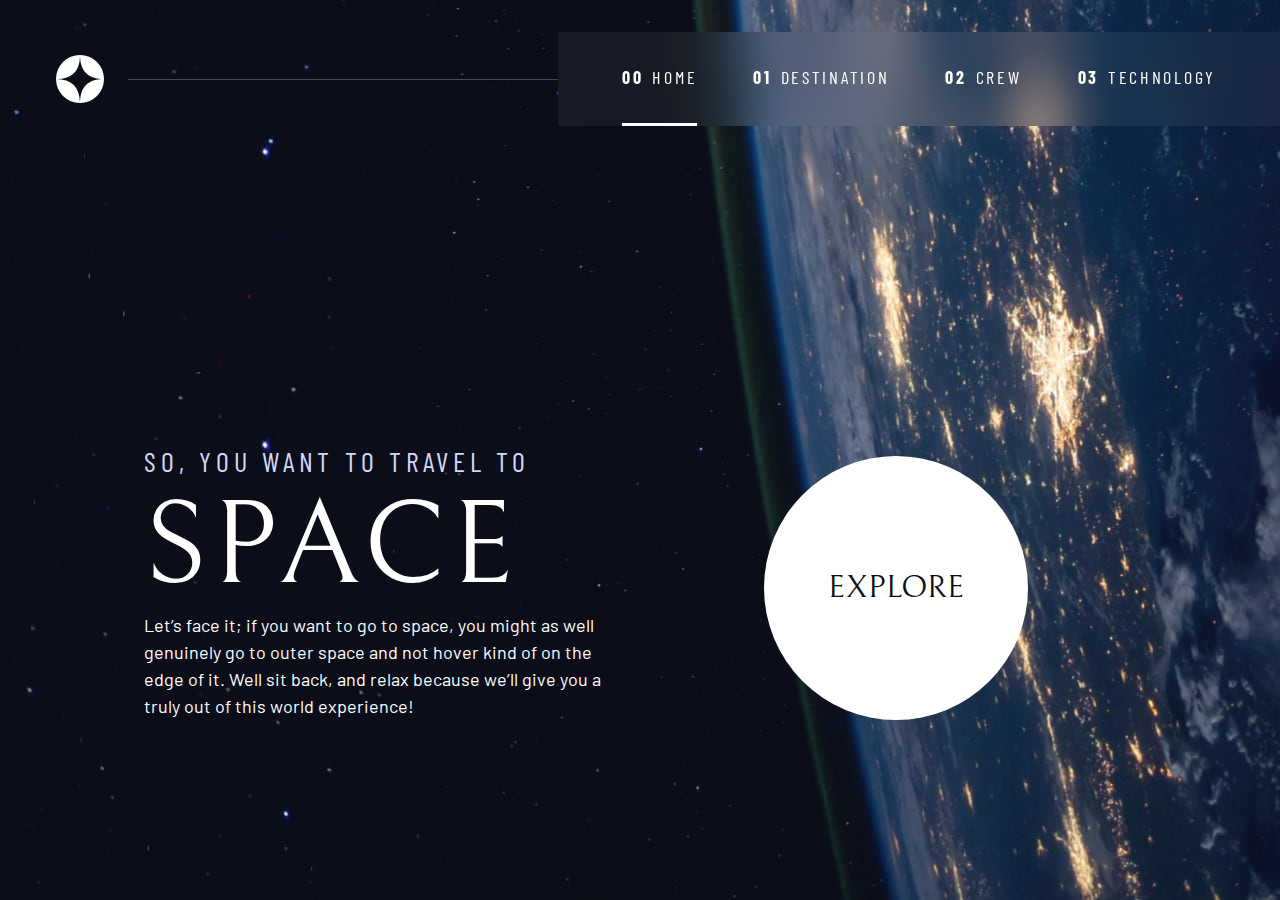
<file: index.html>
<!DOCTYPE html>
<html lang="en">
<head>
  <meta charset="UTF-8">
  <meta name="viewport" content="width=device-width, initial-scale=1.0">

  <link rel="icon" type="image/png" sizes="32x32" href="./assets/favicon-32x32.png">
  <!-- Google fonts -->
  <link rel="preconnect" href="https://fonts.googleapis.com">
  <link rel="preconnect" href="https://fonts.gstatic.com" crossorigin>
  <link href="https://fonts.googleapis.com/css2?family=Barlow+Condensed:wght@400;700&family=Bellefair&family=Barlow:wght@400;700&display=swap"
      rel="stylesheet">
      
  <link rel="stylesheet" href="style.css">

  <title>Space tourism website</title>

  <script src="script.js" defer></script>

</head>
<body class="home">
  <a class="skip-to-content" href="#main">Skip to content</a>
  <header class="primary-header flex">
    <div>
      <img src="./assets/shared/logo.svg" alt="space tourism logo" class="logo">
    </div>
    <button class="mobile-nav-toggle" aria-controls="primary-navigation"><span class="sr-only" aria-expanded="false">Menu</span></button>
    <nav>
        <ul id="primary-navigation" data-visible="false" class="primary-navigation underline-indicators flex">
            <li class="active"><a class="ff-sans-cond uppercase text-white letter-spacing-2" href="index.html"><span aria-hidden="true">00</span>Home</a>
            <li><a class="ff-sans-cond uppercase text-white letter-spacing-2" href="destination.html"><span aria-hidden="true">01</span>Destination</a> 
            <li><a class="ff-sans-cond uppercase text-white letter-spacing-2" href="crew.html"><span aria-hidden="true">02</span>Crew</a>
            <li><a class="ff-sans-cond uppercase text-white letter-spacing-2" href="technology.html"><span aria-hidden="true">03</span>Technology</a>
        </ul>
    </nav>
  </header>

  <main id="main" class="grid-container grid-container--home">
    <div>
      <h1 class="text-accent fs-500 ff-sans-cond uppercase letter-spacing-1">So, you want to travel to
      <span class="fs-900 ff-serif text-white d-block">Space</span></h1>
      <p>Let’s face it; if you want to go to space, you might as well genuinely go to 
      outer space and not hover kind of on the edge of it. Well sit back, and relax 
      because we’ll give you a truly out of this world experience! </p>
    </div>
    <div>
      <a href="destination.html" class="large-button uppercase ff-serif text-dark bg-white">Explore</a>
    </div>
  </main>

</body>
</html>
</file>
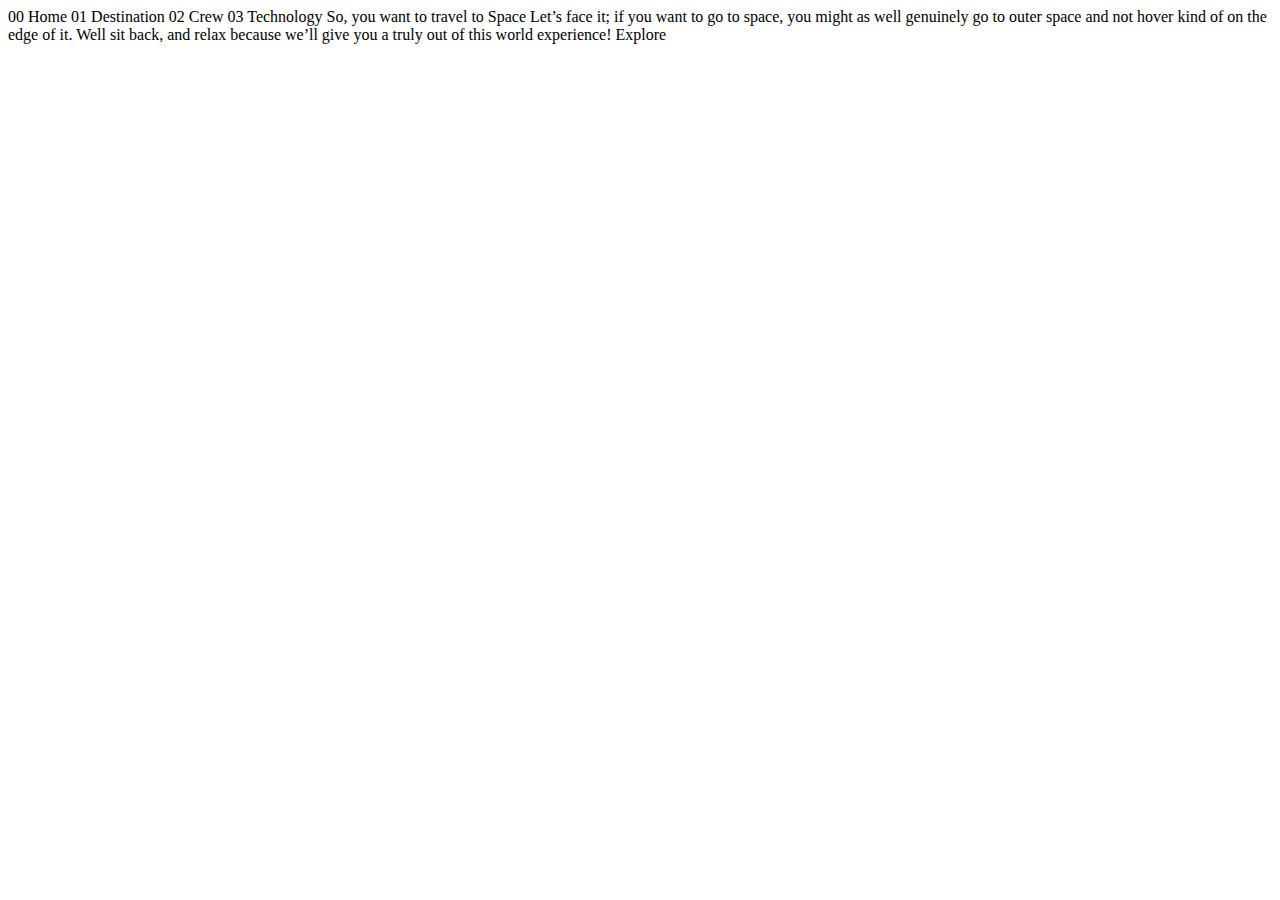
<file: starter-code/index.html>
<!DOCTYPE html>
<html lang="en">
<head>
  <meta charset="UTF-8">
  <meta name="viewport" content="width=device-width, initial-scale=1.0">

  <link rel="icon" type="image/png" sizes="32x32" href="./assets/favicon-32x32.png">
  
  <title>Frontend Mentor | Space tourism website</title>
</head>
<body>

  00 Home
  01 Destination
  02 Crew
  03 Technology

  So, you want to travel to
  Space
  Let’s face it; if you want to go to space, you might as well genuinely go to 
  outer space and not hover kind of on the edge of it. Well sit back, and relax 
  because we’ll give you a truly out of this world experience!

  Explore

</body>
</html>
</file>
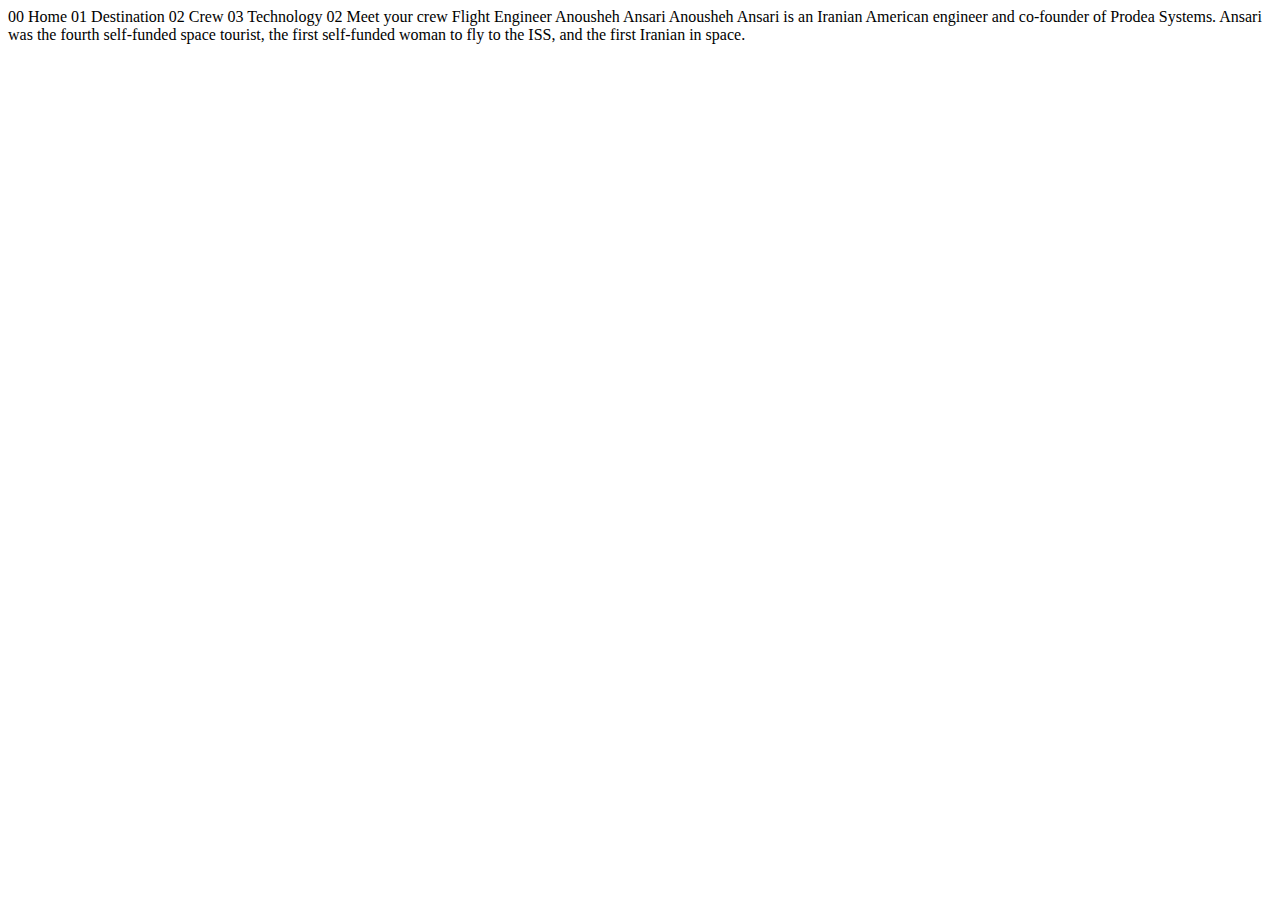
<file: crew-engineer.html>
<!DOCTYPE html>
<html lang="en">
<head>
  <meta charset="UTF-8">
  <meta name="viewport" content="width=device-width, initial-scale=1.0">

  <link rel="icon" type="image/png" sizes="32x32" href="./assets/favicon-32x32.png">
  
  <title>Frontend Mentor | Space tourism website</title>
</head>
<body>

  00 Home
  01 Destination
  02 Crew
  03 Technology

  02 Meet your crew

  Flight Engineer
  Anousheh Ansari

  Anousheh Ansari is an Iranian American engineer and co-founder of Prodea Systems. 
  Ansari was the fourth self-funded space tourist, the first self-funded woman to 
  fly to the ISS, and the first Iranian in space. 
</body>
</html>
</file>
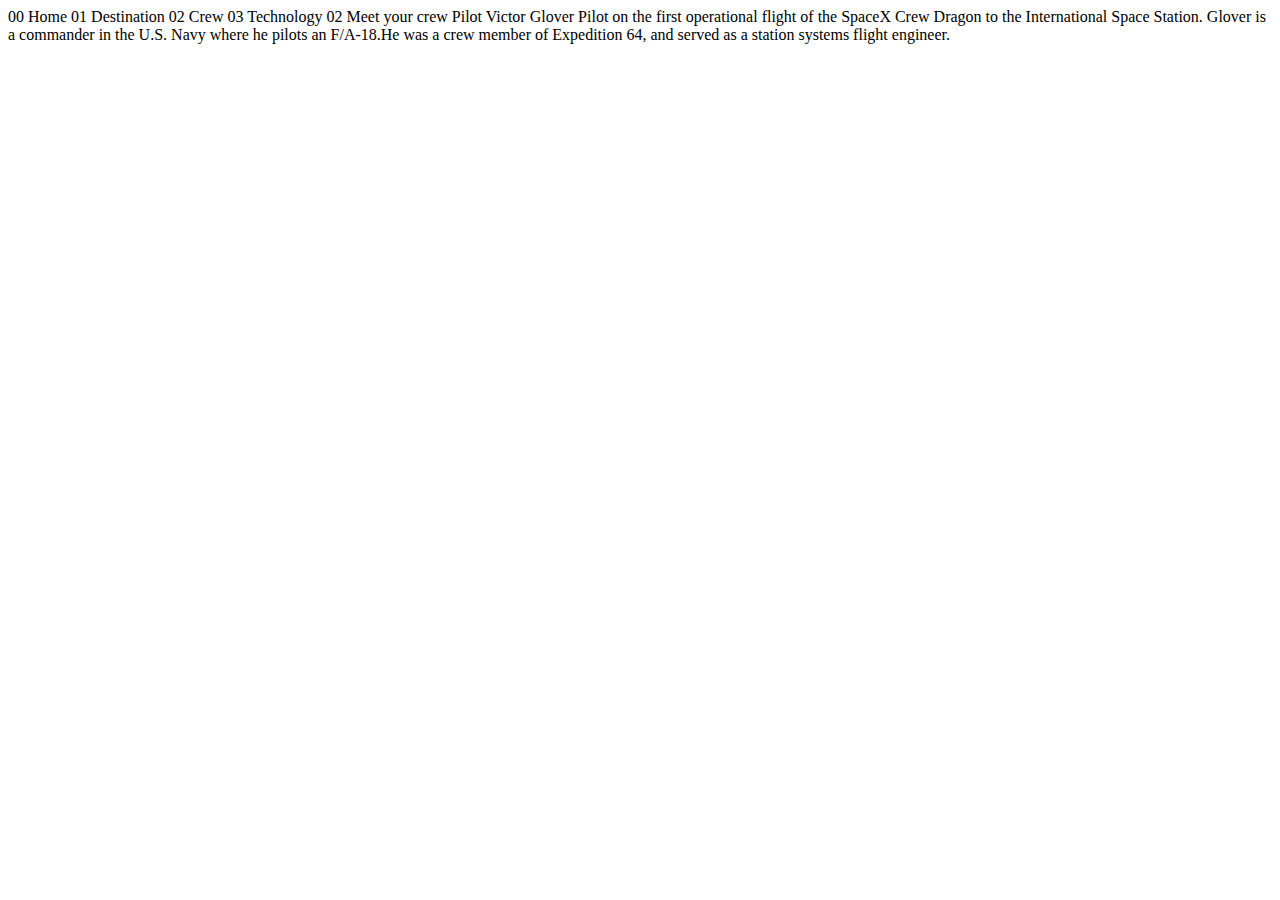
<file: crew-pilot.html>
<!DOCTYPE html>
<html lang="en">
<head>
  <meta charset="UTF-8">
  <meta name="viewport" content="width=device-width, initial-scale=1.0">

  <link rel="icon" type="image/png" sizes="32x32" href="./assets/favicon-32x32.png">
  
  <title>Frontend Mentor | Space tourism website</title>
</head>
<body>

  00 Home
  01 Destination
  02 Crew
  03 Technology

  02 Meet your crew

  Pilot
  Victor Glover

  Pilot on the first operational flight of the SpaceX Crew Dragon to the 
  International Space Station. Glover is a commander in the U.S. Navy where 
  he pilots an F/A-18.He was a crew member of Expedition 64, and served as a 
  station systems flight engineer. 
</body>
</html>
</file>
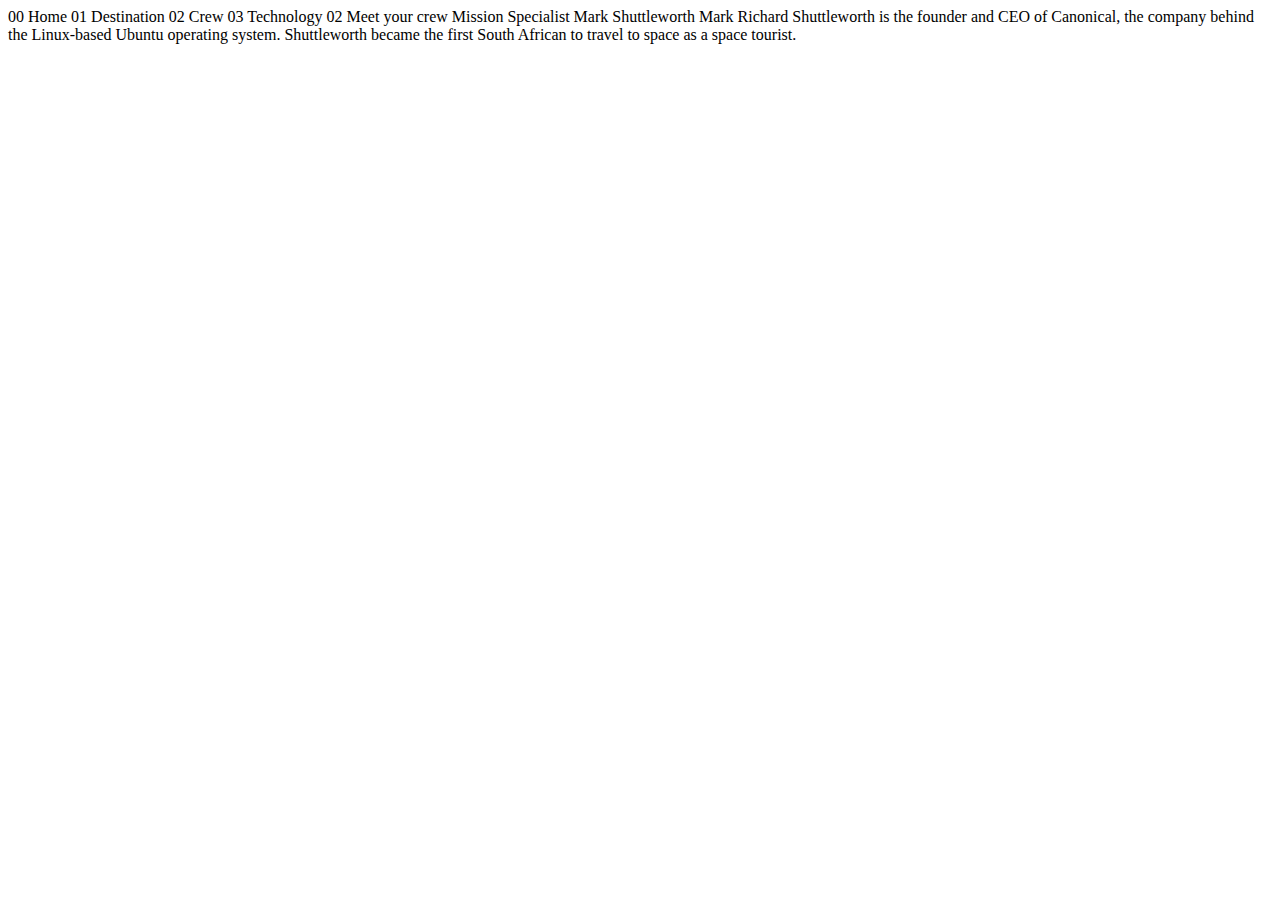
<file: crew-specialist.html>
<!DOCTYPE html>
<html lang="en">
<head>
  <meta charset="UTF-8">
  <meta name="viewport" content="width=device-width, initial-scale=1.0">

  <link rel="icon" type="image/png" sizes="32x32" href="./assets/favicon-32x32.png">
  
  <title>Frontend Mentor | Space tourism website</title>
</head>
<body>

  00 Home
  01 Destination
  02 Crew
  03 Technology

  02 Meet your crew

  Mission Specialist
  Mark Shuttleworth

  Mark Richard Shuttleworth is the founder and CEO of Canonical, the company behind 
  the Linux-based Ubuntu operating system. Shuttleworth became the first South 
  African to travel to space as a space tourist.
</body>
</html>
</file>
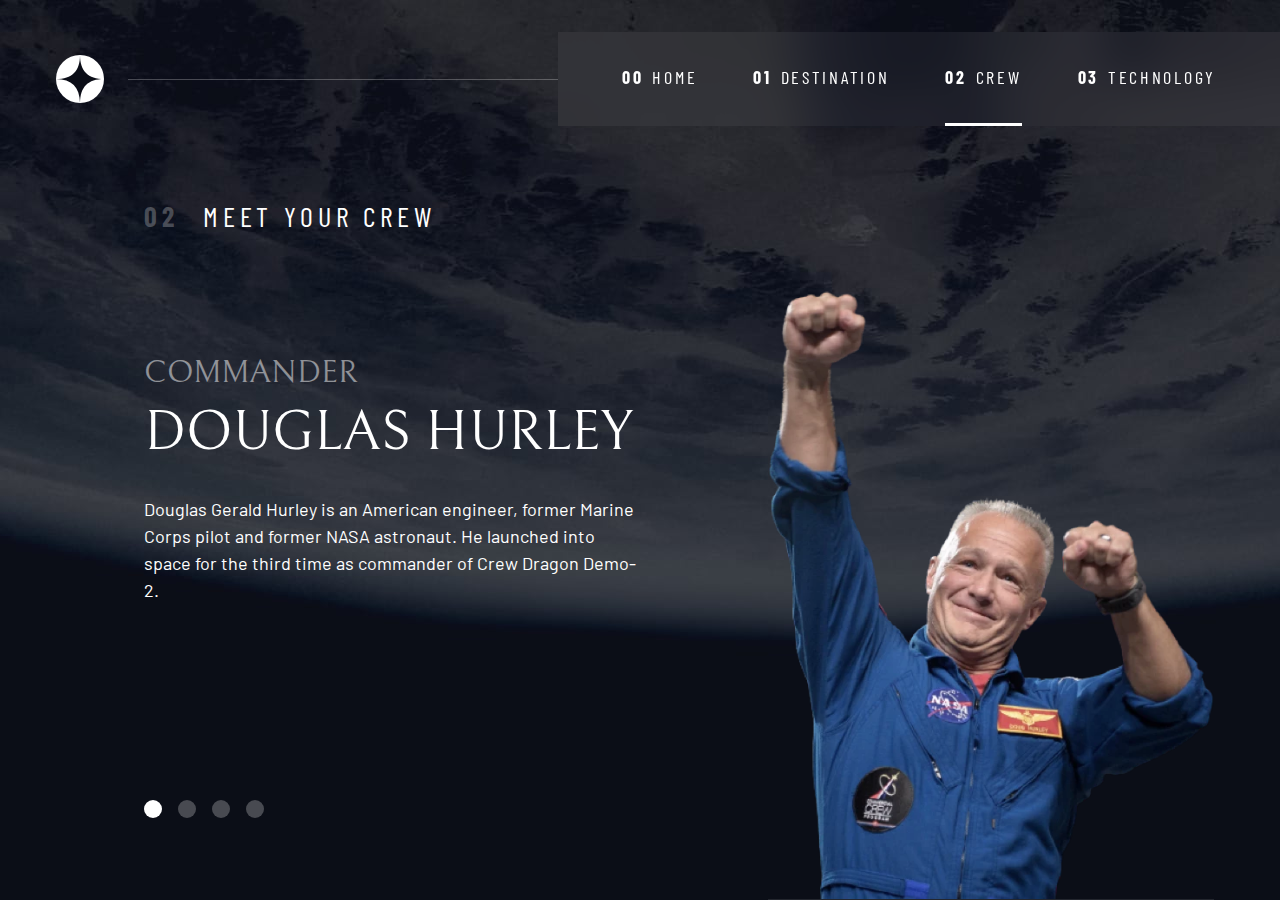
<file: crew.html>
<!DOCTYPE html>
<html lang="en">
<head>
  <meta charset="UTF-8">
  <meta name="viewport" content="width=device-width, initial-scale=1.0">

  <link rel="icon" type="image/png" sizes="32x32" href="./assets/favicon-32x32.png">
  <!-- Google fonts -->
  <link rel="preconnect" href="https://fonts.googleapis.com">
  <link rel="preconnect" href="https://fonts.gstatic.com" crossorigin>
  <link href="https://fonts.googleapis.com/css2?family=Barlow+Condensed:wght@400;700&family=Bellefair&family=Barlow:wght@400;700&display=swap"
      rel="stylesheet">
      
  <link rel="stylesheet" href="style.css">
  <title>Frontend Mentor | Space tourism website</title>
  <script src="script.js" defer></script>
  <script src="tabs.js" defer></script>

</head>

<body class="crew">
  <a class="skip-to-content" href="#main">Skip to content</a>
  <header class="primary-header flex">
    <div>
      <img src="./assets/shared/logo.svg" alt="space tourism logo" class="logo">
    </div>
    <button class="mobile-nav-toggle" aria-controls="primary-navigation"><span class="sr-only" aria-expanded="false">Menu</span></button>
    <nav> 
        <ul id="primary-navigation" data-visible="false" class="primary-navigation underline-indicators flex">
            <li><a class="ff-sans-cond uppercase text-white letter-spacing-2" href="index.html"><span aria-hidden="true">00</span>Home</a>
            <li><a class="ff-sans-cond uppercase text-white letter-spacing-2" href="destination.html"><span aria-hidden="true">01</span>Destination</a>
            <li  class="active"><a class="ff-sans-cond uppercase text-white letter-spacing-2" href="crew.html"><span aria-hidden="true">02</span>Crew</a>
            <li><a class="ff-sans-cond uppercase text-white letter-spacing-2" href="technology.html"><span aria-hidden="true">03</span>Technology</a>
        </ul>
    </nav>
  </header>
  
  <main id="main" class="grid-container grid-container--crew flow">
    <h1 class="numbered-title"><span aria-hidden="true">02</span> Meet your crew</h1>
    
    <div class="dot-indicators flex" role="tablist" aria-label="crew member list">
      <button aria-selected="true" aria-controls="commander-tab" role="tab" data-image="commander-image" tabindex="0"><span class="sr-only">The commander</span></button>
      <button aria-selected="false" aria-controls="mission-tab" role="tab" data-image="mission-image" tabindex="-1"><span class="sr-only">The mission specialist</span></button>
      <button aria-selected="false" aria-controls="pilot-tab" role="tab" data-image="pilot-image" tabindex="-1"><span class="sr-only">The pilot</span></button>
      <button aria-selected="false" aria-controls="crew-tab" role="tab" data-image="crew-image" tabindex="-1"><span class="sr-only">The crew engineer</span></button>
    </div>
    
    <!-- commander -->
    <article class="crew-details flow" id="commander-tab" role="tabpanel" tabindex="0">
      <header class="flow flow--space-small">
        <h2 class="fs-600 ff-serif uppercase">Commander</h2>
        <p class="fs-700 uppercase ff-serif">Douglas Hurley</p>
      </header>
      <p>Douglas Gerald Hurley is an American engineer, former Marine Corps pilot 
      and former NASA astronaut. He launched into space for the third time as 
      commander of Crew Dragon Demo-2.</p>
    </article> 
    
    <!-- mission specialist -->
    <article hidden class="crew-details flow" id="mission-tab" role="tabpanel" tabindex="0">
      <header class="flow flow--space-small">
        <h2 class="fs-600 ff-serif uppercase">Mission Specialist</h2>
        <p class="fs-700 uppercase ff-serif">Mark SHuttleworth</p>
      </header>
      <p>Mark Richard Shuttleworth is the founder and CEO of Canonical, the company behind
        the Linux-based Ubuntu operating system. Shuttleworth became the first South
        African to travel to space as a space tourist.</p>
    </article> 
    
    <!-- pilot -->
    <article hidden class="crew-details flow" id="pilot-tab" role="tabpanel" tabindex="0">
      <header class="flow flow--space-small">
        <h2 class="fs-600 ff-serif uppercase">Pilot</h2>
        <p class="fs-700 uppercase ff-serif">Victor Glover</p>
      </header>
      <p>Pilot on the first operational flight of the SpaceX Crew Dragon to the
        International Space Station. Glover is a commander in the U.S. Navy where
        he pilots an F/A-18.He was a crew member of Expedition 64, and served as a
        station systems flight engineer.</p>
    </article> 
    
    <!-- engineer -->
    <article hidden class="crew-details flow" id="crew-tab" role="tabpanel" tabindex="0">
      <header class="flow flow--space-small">
        <h2 class="fs-600 ff-serif uppercase">Flight Engineer</h2>
        <p class="fs-700 uppercase ff-serif">Anousheh Ansari</p>
      </header>
      <p>Anousheh Ansari is an Iranian American engineer and co-founder of Prodea Systems.
        Ansari was the fourth self-funded space tourist, the first self-funded woman to
        fly to the ISS, and the first Iranian in space.</p>
    </article> 
    
    
    <picture id="commander-image">
      <source srcset="assets/crew/image-douglas-hurley.webp" type="image/webp">
      <img src="assets/crew/image-douglas-hurley.png" alt="Douglas Hurley">
    </picture>
    <picture hidden id="mission-image">
      <source srcset="assets/crew/image-mark-shuttleworth.webp" type="image/webp">
      <img src="assets/crew/image-mark-shuttleworth.png" alt="Douglas Hurley">
    </picture>
    <picture hidden id="pilot-image">
      <source srcset="assets/crew/image-victor-glover.webp" type="image/webp">
      <img src="assets/crew/image-victor-glover.png" alt="Douglas Hurley">
    </picture>
    <picture hidden id="crew-image">
      <source srcset="assets/crew/image-anousheh-ansari.webp" type="image/webp">
      <img src="assets/crew/image-anousheh-ansari.png" alt="Douglas Hurley">
    </picture>
  </main>
</body>
</html>
</file>
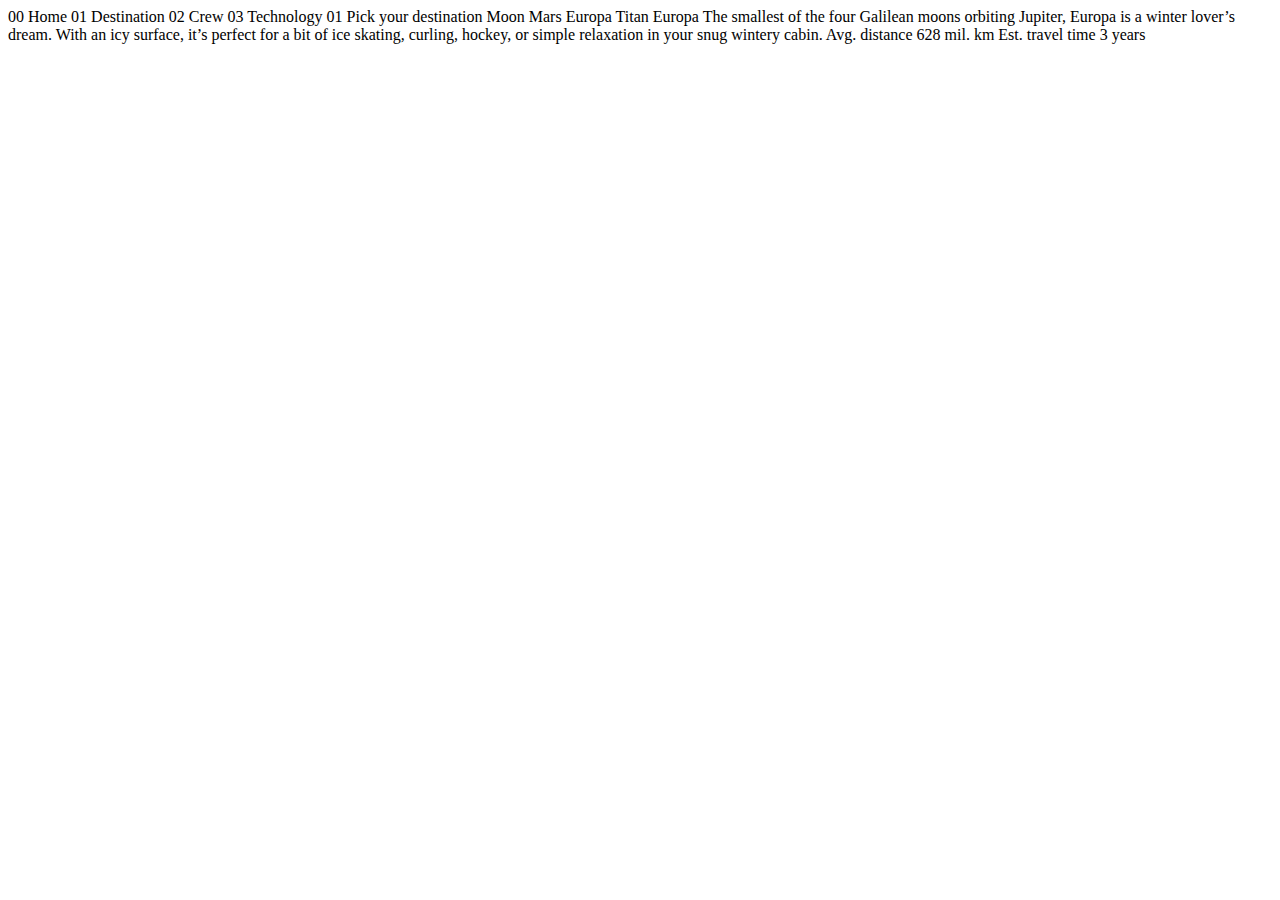
<file: destination-europa.html>
<!DOCTYPE html>
<html lang="en">
<head>
  <meta charset="UTF-8">
  <meta name="viewport" content="width=device-width, initial-scale=1.0">

  <link rel="icon" type="image/png" sizes="32x32" href="./assets/favicon-32x32.png">
  
  <title>Frontend Mentor | Space tourism website</title>
</head>
<body>

  00 Home
  01 Destination
  02 Crew
  03 Technology

  01 Pick your destination

  Moon
  Mars
  Europa
  Titan

  Europa

  The smallest of the four Galilean moons orbiting Jupiter, Europa is a 
  winter lover’s dream. With an icy surface, it’s perfect for a bit of 
  ice skating, curling, hockey, or simple relaxation in your snug 
  wintery cabin.

  Avg. distance
  628 mil. km

  Est. travel time
  3 years
</body>
</html>
</file>
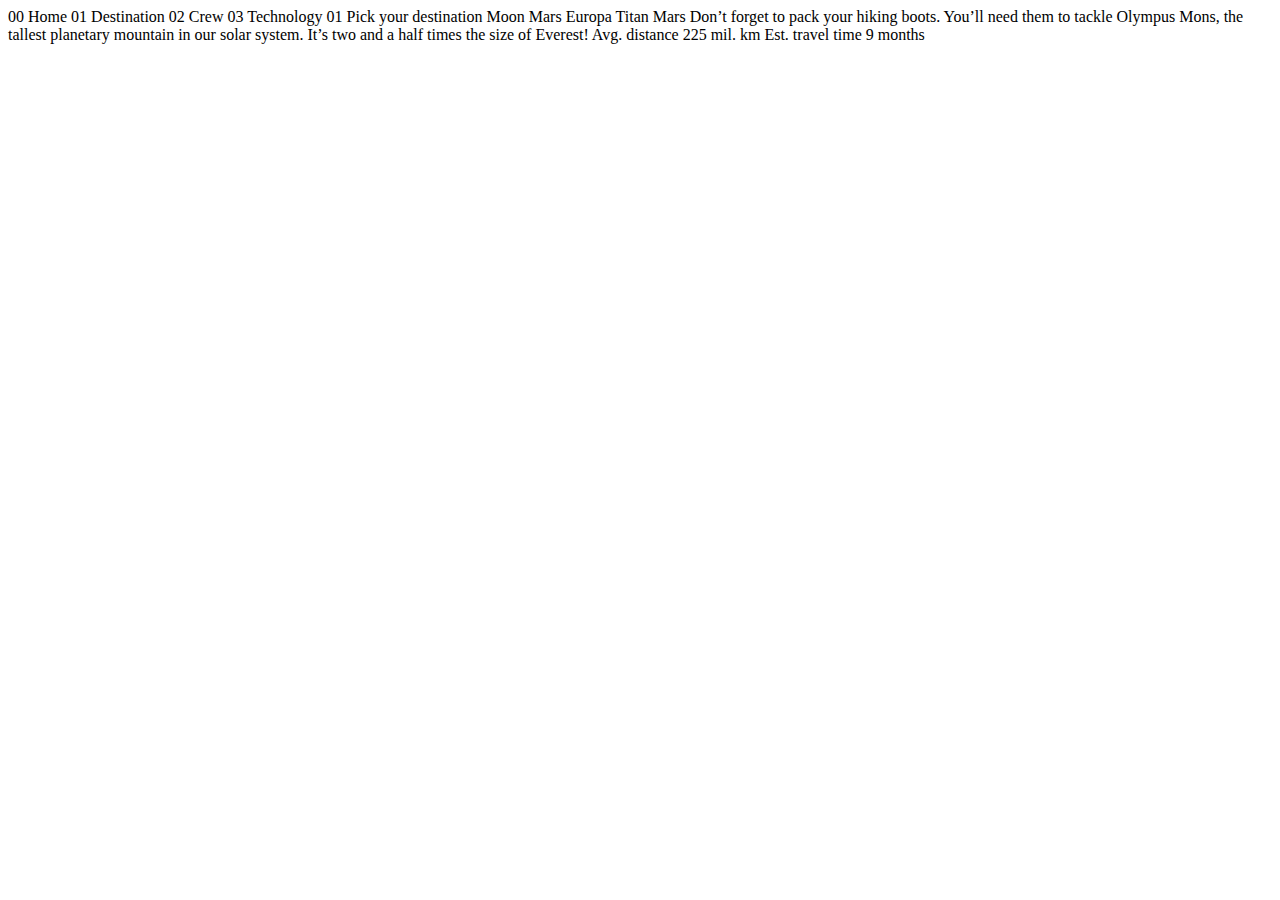
<file: destination-mars.html>
<!DOCTYPE html>
<html lang="en">
<head>
  <meta charset="UTF-8">
  <meta name="viewport" content="width=device-width, initial-scale=1.0">

  <link rel="icon" type="image/png" sizes="32x32" href="./assets/favicon-32x32.png">
  
  <title>Frontend Mentor | Space tourism website</title>
</head>
<body>

  00 Home
  01 Destination
  02 Crew
  03 Technology

  01 Pick your destination

  Moon
  Mars
  Europa
  Titan

  Mars

  Don’t forget to pack your hiking boots. You’ll need them to tackle Olympus Mons, 
  the tallest planetary mountain in our solar system. It’s two and a half times 
  the size of Everest!

  Avg. distance
  225 mil. km

  Est. travel time
  9 months
</body>
</html>
</file>
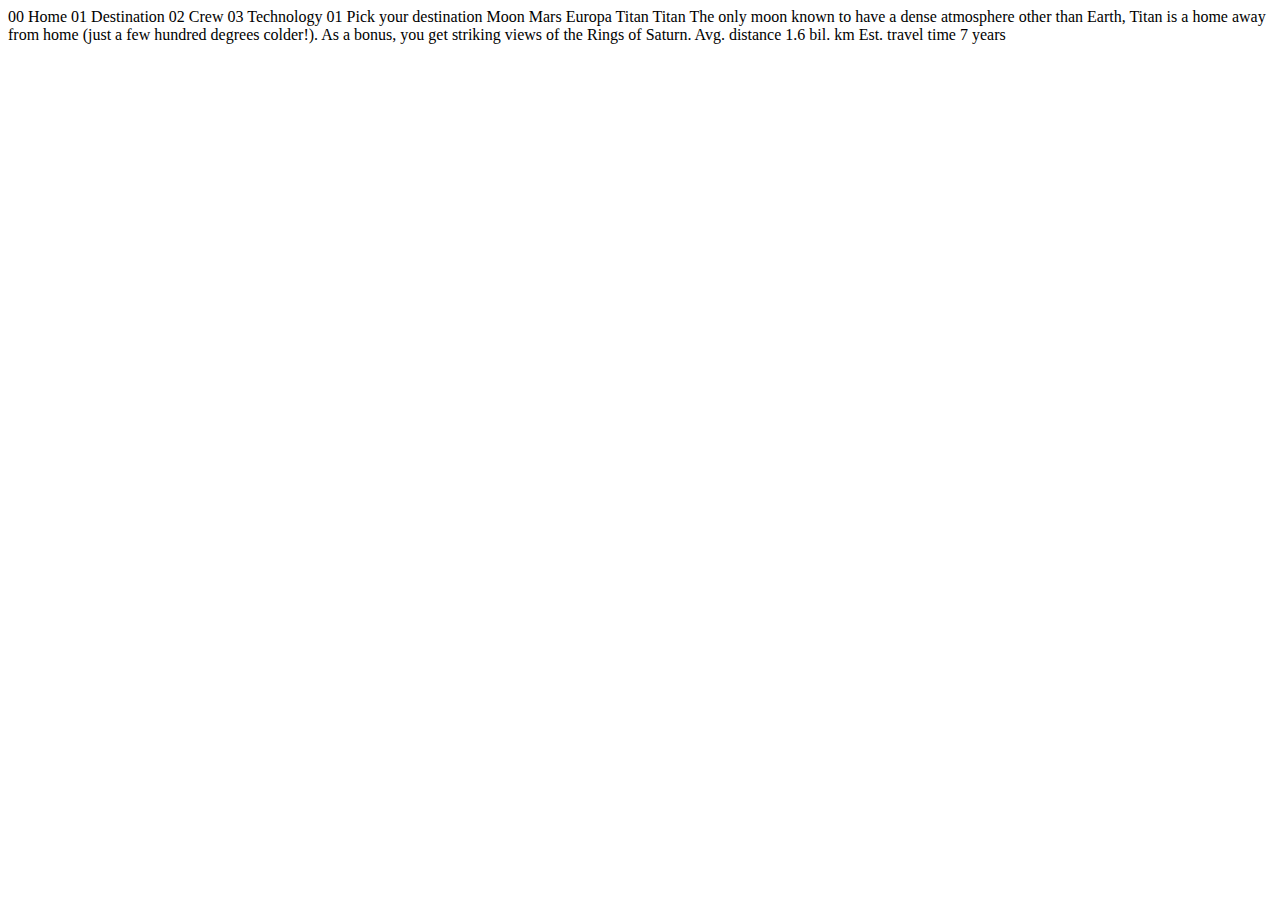
<file: destination-titan.html>
<!DOCTYPE html>
<html lang="en">
<head>
  <meta charset="UTF-8">
  <meta name="viewport" content="width=device-width, initial-scale=1.0">

  <link rel="icon" type="image/png" sizes="32x32" href="./assets/favicon-32x32.png">
  
  <title>Frontend Mentor | Space tourism website</title>
</head>
<body>

  00 Home
  01 Destination
  02 Crew
  03 Technology

  01 Pick your destination

  Moon
  Mars
  Europa
  Titan

  Titan

  The only moon known to have a dense atmosphere other than Earth, Titan 
  is a home away from home (just a few hundred degrees colder!). As a 
  bonus, you get striking views of the Rings of Saturn.

  Avg. distance
  1.6 bil. km

  Est. travel time
  7 years
</body>
</html>
</file>
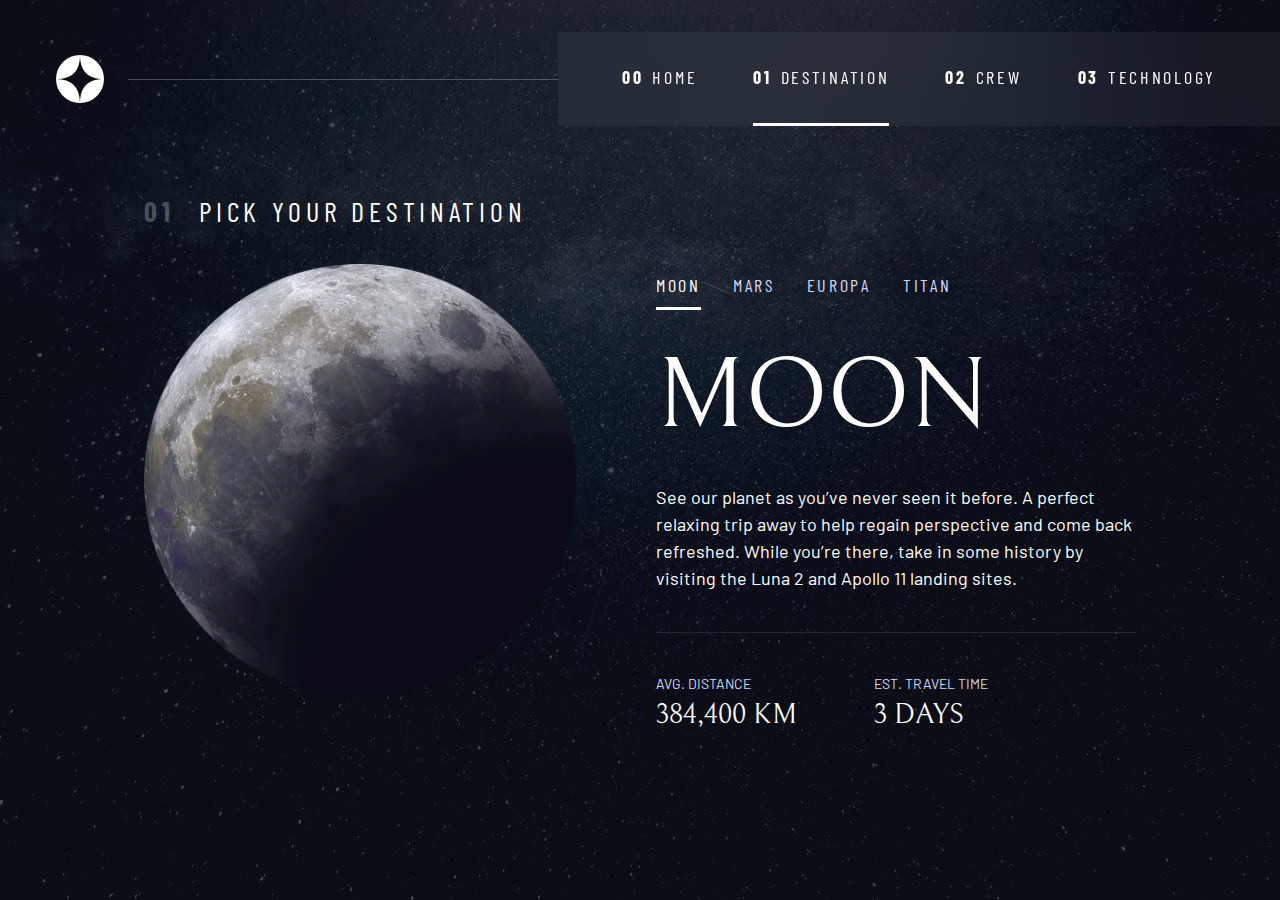
<file: destination.html>
<!DOCTYPE html>
<html lang="en">
<head>
  <meta charset="UTF-8">
  <meta name="viewport" content="width=device-width, initial-scale=1.0">

  <link rel="icon" type="image/png" sizes="32x32" href="./assets/favicon-32x32.png">
  <!-- Google fonts -->
  <link rel="preconnect" href="https://fonts.googleapis.com">
  <link rel="preconnect" href="https://fonts.gstatic.com" crossorigin>
  <link href="https://fonts.googleapis.com/css2?family=Barlow+Condensed:wght@400;700&family=Bellefair&family=Barlow:wght@400;700&display=swap"
      rel="stylesheet">
      
  <link rel="stylesheet" href="style.css">
  <title>Frontend Mentor | Space tourism website</title>
  <script src="script.js" defer></script>
  <script src="tabs.js" defer></script>
</head>

<body class="destination">
  <a class="skip-to-content" href="#main">Skip to content</a>
  <header class="primary-header flex">
    <div>
      <img src="./assets/shared/logo.svg" alt="space tourism logo" class="logo">
    </div>
    <button class="mobile-nav-toggle" aria-controls="primary-navigation"><span class="sr-only" aria-expanded="false">Menu</span></button>
    <nav>
        <ul id="primary-navigation" data-visible="false" class="primary-navigation underline-indicators flex">
            <li><a class="ff-sans-cond uppercase text-white letter-spacing-2" href="index.html"><span aria-hidden="true">00</span>Home</a>
            <li  class="active"><a class="ff-sans-cond uppercase text-white letter-spacing-2" href="destination.html"><span aria-hidden="true">01</span>Destination</a>
            <li><a class="ff-sans-cond uppercase text-white letter-spacing-2" href="crew.html"><span aria-hidden="true">02</span>Crew</a>
            <li><a class="ff-sans-cond uppercase text-white letter-spacing-2" href="technology.html"><span aria-hidden="true">03</span>Technology</a>
        </ul>
    </nav>
  </header>
  
  <main id="main" class="grid-container grid-container--destination flow">
    <h1 class="numbered-title"><span aria-hidden="true">01</span> Pick your destination</h1>
    
    <picture id="moon-image">
      <source srcset="assets/destination/image-moon.webp" type="image/webp">
      <img src="assets/destination/image-moon.png" alt="the moon">
    </picture>
    <picture hidden id="mars-image">
      <source srcset="assets/destination/image-mars.webp" type="image/webp">
      <img src="assets/destination/image-mars.png" alt="the planet mars">
    </picture>
    <picture hidden id="europa-image">
      <source srcset="assets/destination/image-europa.webp" type="image/webp">
      <img src="assets/destination/image-europa.png" alt="the planet europa">
    </picture>
    <picture hidden id="titan-image">
      <source srcset="assets/destination/image-titan.webp" type="image/webp">
      <img src="assets/destination/image-titan.png" alt="the moon titan">
    </picture>
    
    
    <div class="tab-list underline-indicators flex" role="tablist" aria-label="destination list">
        <button aria-selected="true" role="tab" aria-controls="moon-tab" class="uppercase ff-sans-cond text-accent letter-spacing-2" tabindex="0" data-image="moon-image">Moon</button>
        <button aria-selected="false" role="tab" aria-controls="mars-tab" class="uppercase ff-sans-cond text-accent letter-spacing-2" tabindex="-1" data-image="mars-image">Mars</button>
        <button aria-selected="false" role="tab" aria-controls="europa-tab" class="uppercase ff-sans-cond text-accent letter-spacing-2" tabindex="-1" data-image="europa-image">Europa</button>
        <button aria-selected="false" role="tab" aria-controls="titan-tab" class="uppercase ff-sans-cond text-accent letter-spacing-2" tabindex="-1" data-image="titan-image">Titan</button>
    </div>

    <!-- The moon -->
    <article class="destination-info flow" id="moon-tab" tabindex="0" role="tabpanel">
      <h2 class="fs-800 uppercase ff-serif">Moon</h2>

      <p>See our planet as you’ve never seen it before. A perfect relaxing trip away to help 
      regain perspective and come back refreshed. While you’re there, take in some history 
      by visiting the Luna 2 and Apollo 11 landing sites.</p>
      
      <div class="destination-meta flex">
        <div>
          <h3 class="text-accent fs-200 uppercase">Avg. distance</h3>
          <p class="ff-serif uppercase">384,400 km</p>
        </div>
        <div>
          <h3 class="text-accent fs-200 uppercase">Est. travel time</h3>
          <p class="ff-serif uppercase">3 days</p>
        </div>
      </div>
    </article>
    
    <!-- Mars -->
    <article hidden class="destination-info flow" id="mars-tab" tabindex="0"  role="tabpanel">
      <h2 class="fs-800 uppercase ff-serif">Mars</h2>

      <p>Don’t forget to pack your hiking boots. You’ll need them to tackle Olympus Mons, 
  the tallest planetary mountain in our solar system. It’s two and a half times 
  the size of Everest!</p>
      
      <div class="destination-meta flex">
        <div>
          <h3 class="text-accent fs-200 uppercase">Avg. distance</h3>
          <p class="ff-serif uppercase">225 mil. km</p>
        </div>
        <div>
          <h3 class="text-accent fs-200 uppercase">Est. travel time</h3>
          <p class="ff-serif uppercase">9 months</p>
        </div>
      </div>
    </article>
    
    <!-- Europa -->
    <article hidden class="destination-info flow" id="europa-tab" tabindex="0"  role="tabpanel">
      <h2 class="fs-800 uppercase ff-serif">Europa</h2>

      <p>The smallest of the four Galilean moons orbiting Jupiter, Europa is a 
  winter lover’s dream. With an icy surface, it’s perfect for a bit of 
  ice skating, curling, hockey, or simple relaxation in your snug 
  wintery cabin.</p>
      <div class="destination-meta flex">
        <div>
          <h3 class="text-accent fs-200 uppercase">Avg. distance</h3>
          <p class="ff-serif uppercase">628 mil. km</p>
        </div>
        <div>
          <h3 class="text-accent fs-200 uppercase">Est. travel time</h3>
          <p class="ff-serif uppercase">3 years</p>
        </div>
      </div>
    </article>
    
    <!-- Titan -->
    <article hidden class="destination-info flow" id="titan-tab" tabindex="0"  role="tabpanel">
      <h2 class="fs-800 uppercase ff-serif">Titan</h2>

      <p>The only moon known to have a dense atmosphere other than Earth, Titan 
  is a home away from home (just a few hundred degrees colder!). As a 
  bonus, you get striking views of the Rings of Saturn.</p>
      
      <div class="destination-meta flex">
        <div>
          <h3 class="text-accent fs-200 uppercase">Avg. distance</h3>
          <p class="ff-serif uppercase">1.6 bil. km</p>
        </div>
        <div>
          <h3 class="text-accent fs-200 uppercase">Est. travel time</h3>
          <p class="ff-serif uppercase">7 years</p>
        </div>
      </div>
    </article>
  </main>
  
<body>


  
</body>
</html>
</file>
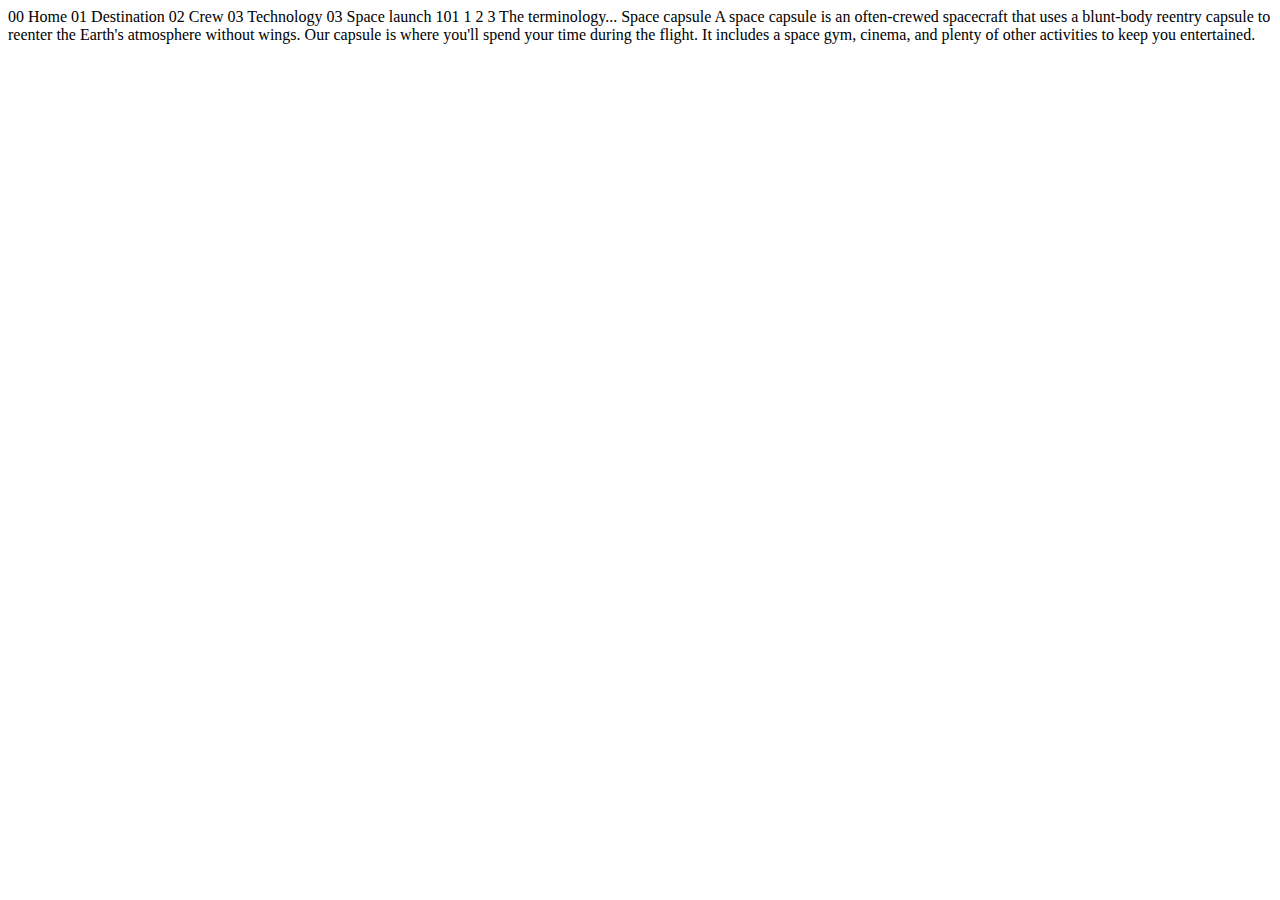
<file: technology-capsule.html>
<!DOCTYPE html>
<html lang="en">
<head>
  <meta charset="UTF-8">
  <meta name="viewport" content="width=device-width, initial-scale=1.0">

  <link rel="icon" type="image/png" sizes="32x32" href="./assets/favicon-32x32.png">
  
  <title>Frontend Mentor | Space tourism website</title>
</head>
<body>

  00 Home
  01 Destination
  02 Crew
  03 Technology

  03 Space launch 101

  1
  2
  3

  The terminology...
  Space capsule

  A space capsule is an often-crewed spacecraft that uses a blunt-body reentry 
  capsule to reenter the Earth's atmosphere without wings. Our capsule is where 
  you'll spend your time during the flight. It includes a space gym, cinema, 
  and plenty of other activities to keep you entertained.
</body>
</html>
</file>
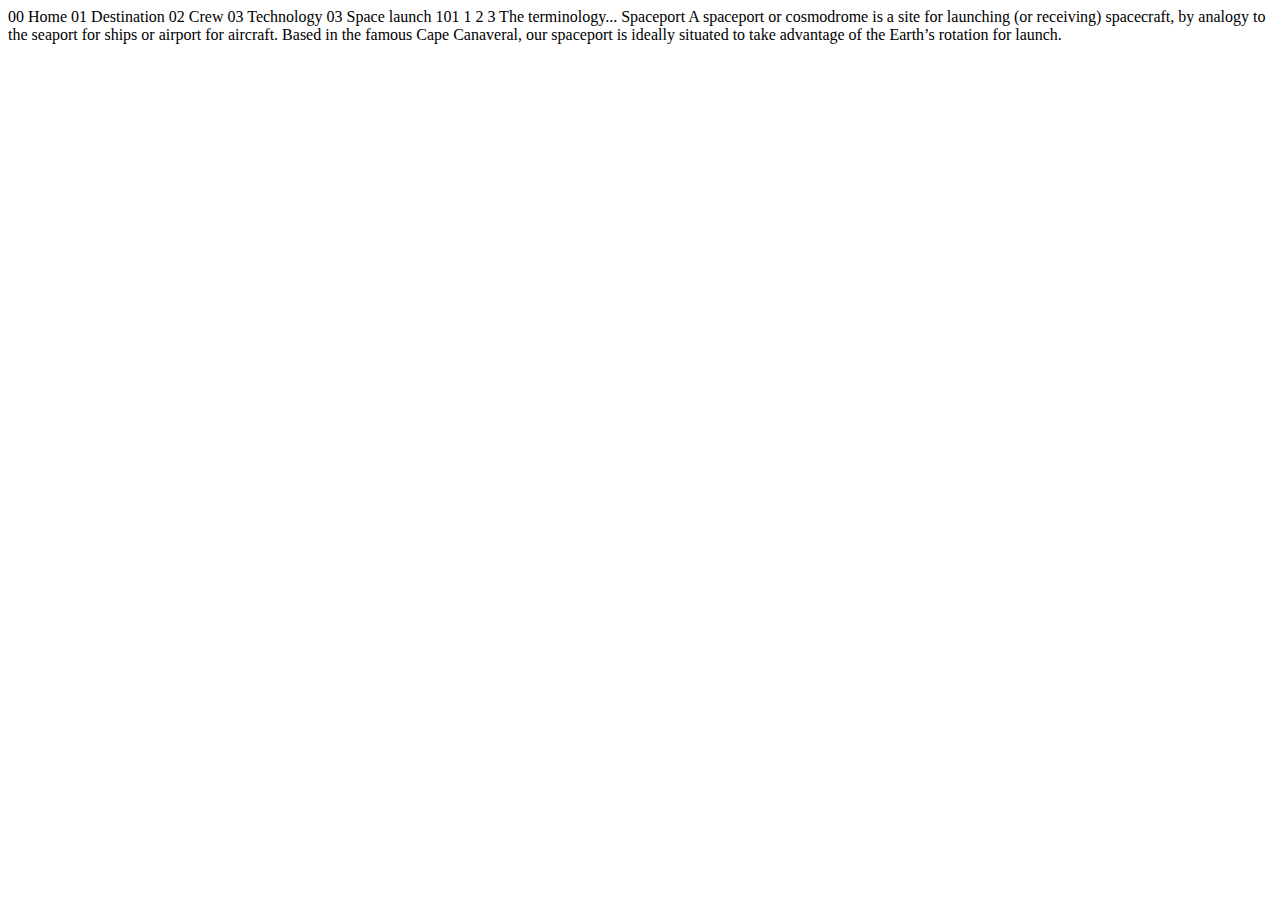
<file: technology-spaceport.html>
<!DOCTYPE html>
<html lang="en">
<head>
  <meta charset="UTF-8">
  <meta name="viewport" content="width=device-width, initial-scale=1.0">

  <link rel="icon" type="image/png" sizes="32x32" href="./assets/favicon-32x32.png">
  
  <title>Frontend Mentor | Space tourism website</title>
</head>
<body>

  00 Home
  01 Destination
  02 Crew
  03 Technology

  03 Space launch 101

  1
  2
  3

  The terminology...
  Spaceport

  A spaceport or cosmodrome is a site for launching (or receiving) spacecraft, 
  by analogy to the seaport for ships or airport for aircraft. Based in the 
  famous Cape Canaveral, our spaceport is ideally situated to take advantage 
  of the Earth’s rotation for launch.
</body>
</html>
</file>
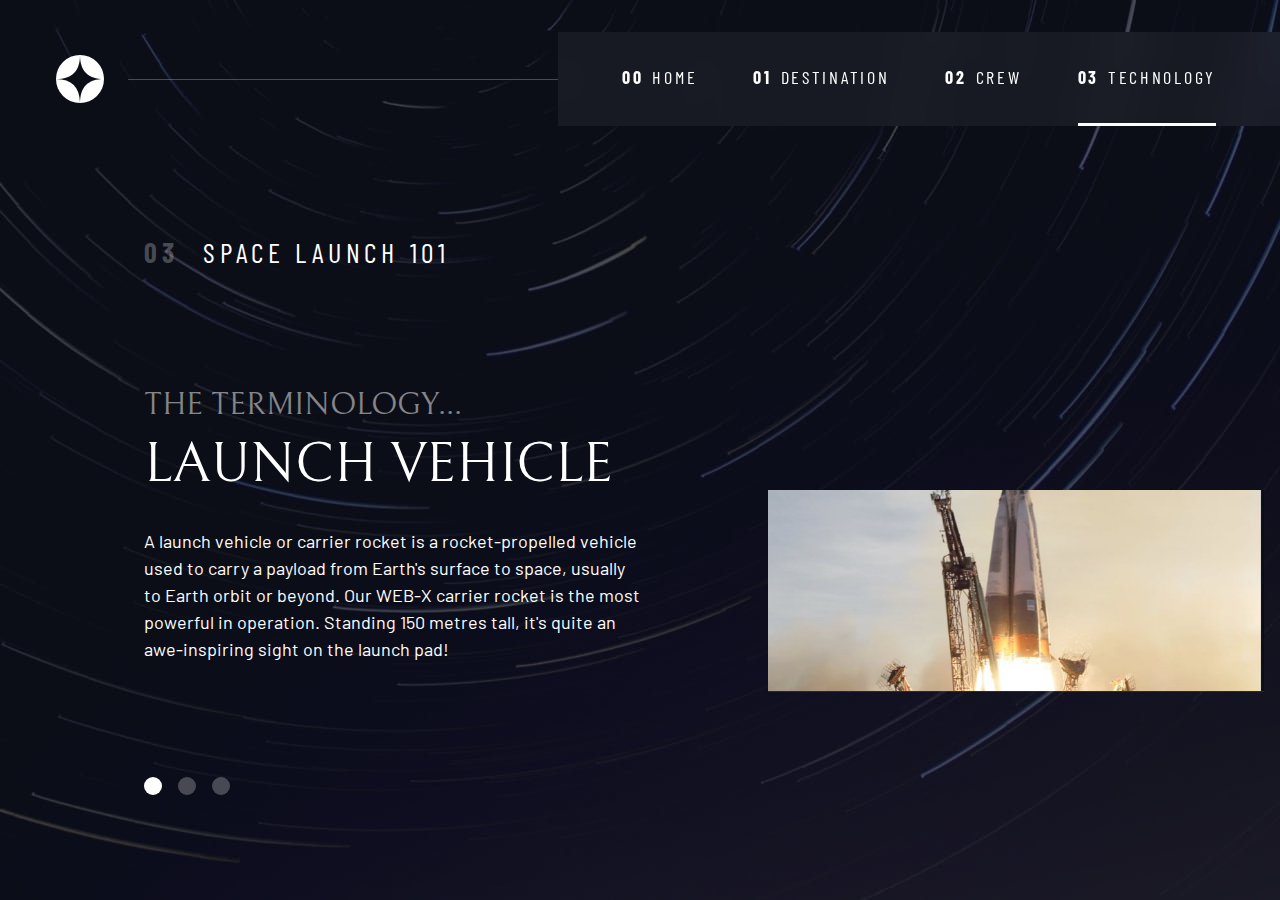
<file: technology.html>
<!DOCTYPE html>
<html lang="en">
<head>
  <meta charset="UTF-8">
  <meta name="viewport" content="width=device-width, initial-scale=1.0">

  <link rel="icon" type="image/png" sizes="32x32" href="./assets/favicon-32x32.png">
  <!-- Google fonts -->
  <link rel="preconnect" href="https://fonts.googleapis.com">
  <link rel="preconnect" href="https://fonts.gstatic.com" crossorigin>
  <link href="https://fonts.googleapis.com/css2?family=Barlow+Condensed:wght@400;700&family=Bellefair&family=Barlow:wght@400;700&display=swap"
      rel="stylesheet">
      
  <link rel="stylesheet" href="style.css">
  <title>Frontend Mentor | Space tourism website</title>
  <script src="script.js" defer></script>
  <script src="tabs.js" defer></script>

</head>

<body class="technology">
  <a class="skip-to-content" href="#main">Skip to content</a>
  <header class="primary-header flex">
    <div>
      <img src="./assets/shared/logo.svg" alt="space tourism logo" class="logo">
    </div>
    <button class="mobile-nav-toggle" aria-controls="primary-navigation"><span class="sr-only" aria-expanded="false">Menu</span></button>
    <nav> 
        <ul id="primary-navigation" data-visible="false" class="primary-navigation underline-indicators flex">
            <li><a class="ff-sans-cond uppercase text-white letter-spacing-2" href="index.html"><span aria-hidden="true">00</span>Home</a>
            <li><a class="ff-sans-cond uppercase text-white letter-spacing-2" href="destination.html"><span aria-hidden="true">01</span>Destination</a>
            <li ><a class="ff-sans-cond uppercase text-white letter-spacing-2" href="crew.html"><span aria-hidden="true">02</span>Crew</a>
            <li class="active"><a class="ff-sans-cond uppercase text-white letter-spacing-2" href="technology.html"><span aria-hidden="true">03</span>Technology</a>
        </ul>
    </nav>
  </header>
  
  <main id="main" class="grid-container grid-container--technology flow">
    <h1 class="numbered-title"><span aria-hidden="true">03</span> Space launch 101</h1>
    
    <div class="dot-indicators flex" role="tablist" aria-label="crew member list">
      <button aria-selected="true" aria-controls="commander-tab" role="tab" data-image="commander-image" tabindex="0"><span class="sr-only">The commander</span></button>
      <button aria-selected="false" aria-controls="mission-tab" role="tab" data-image="mission-image" tabindex="-1"><span class="sr-only">The mission specialist</span></button>
      <button aria-selected="false" aria-controls="pilot-tab" role="tab" data-image="pilot-image" tabindex="-1"><span class="sr-only">The pilot</span></button>
    </div>
    
    <!-- terminology 1-->
    <article class="technology-details flow" id="commander-tab" role="tabpanel" tabindex="0">
      <header class="flow flow--space-small">
        <h2 class="fs-600 ff-serif uppercase">The terminology...</h2>
        <p class="fs-700 uppercase ff-serif">Launch Vehicle</p>
      </header>
      <p>A launch vehicle or carrier rocket is a rocket-propelled vehicle used to carry a 
    payload from Earth's surface to space, usually to Earth orbit or beyond. Our 
    WEB-X carrier rocket is the most powerful in operation. Standing 150 metres tall, 
    it's quite an awe-inspiring sight on the launch pad!</p>
    </article> 
    
    <!-- terminology 2 -->
    <article hidden class="technology-details flow" id="mission-tab" role="tabpanel" tabindex="0">
      <header class="flow flow--space-small">
        <h2 class="fs-600 ff-serif uppercase">The terminology...</h2>
        <p class="fs-700 uppercase ff-serif">Spaceport</p>
      </header>
      <p>A spaceport or cosmodrome is a site for launching (or receiving) spacecraft, 
  by analogy to the seaport for ships or airport for aircraft. Based in the 
  famous Cape Canaveral, our spaceport is ideally situated to take advantage 
  of the Earth’s rotation for launch.</p>
    </article> 
    
    <!-- terminology 3 -->
    <article hidden class="technology-details flow" id="pilot-tab" role="tabpanel" tabindex="0">
      <header class="flow flow--space-small">
        <h2 class="fs-600 ff-serif uppercase">The terminology...</h2>
        <p class="fs-700 uppercase ff-serif">Space capsule</p>
      </header>
      <p>A space capsule is an often-crewed spacecraft that uses a blunt-body reentry 
  capsule to reenter the Earth's atmosphere without wings. Our capsule is where 
  you'll spend your time during the flight. It includes a space gym, cinema, 
  and plenty of other activities to keep you entertained.</p>
    </article> 
    
    
    <picture id="commander-image">
      <img src="assets/technology/image-launch-vehicle-landscape.jpg" alt="">
    </picture>
    <picture hidden id="mission-image">
      <img src="assets/technology/image-spaceport-landscape.jpg" alt="">
    </picture>
    <picture hidden id="pilot-image">
     <img src="assets/technology/image-space-capsule-landscape.jpg" alt="">
    </picture>

  </main>

</body>
</html>
</file>
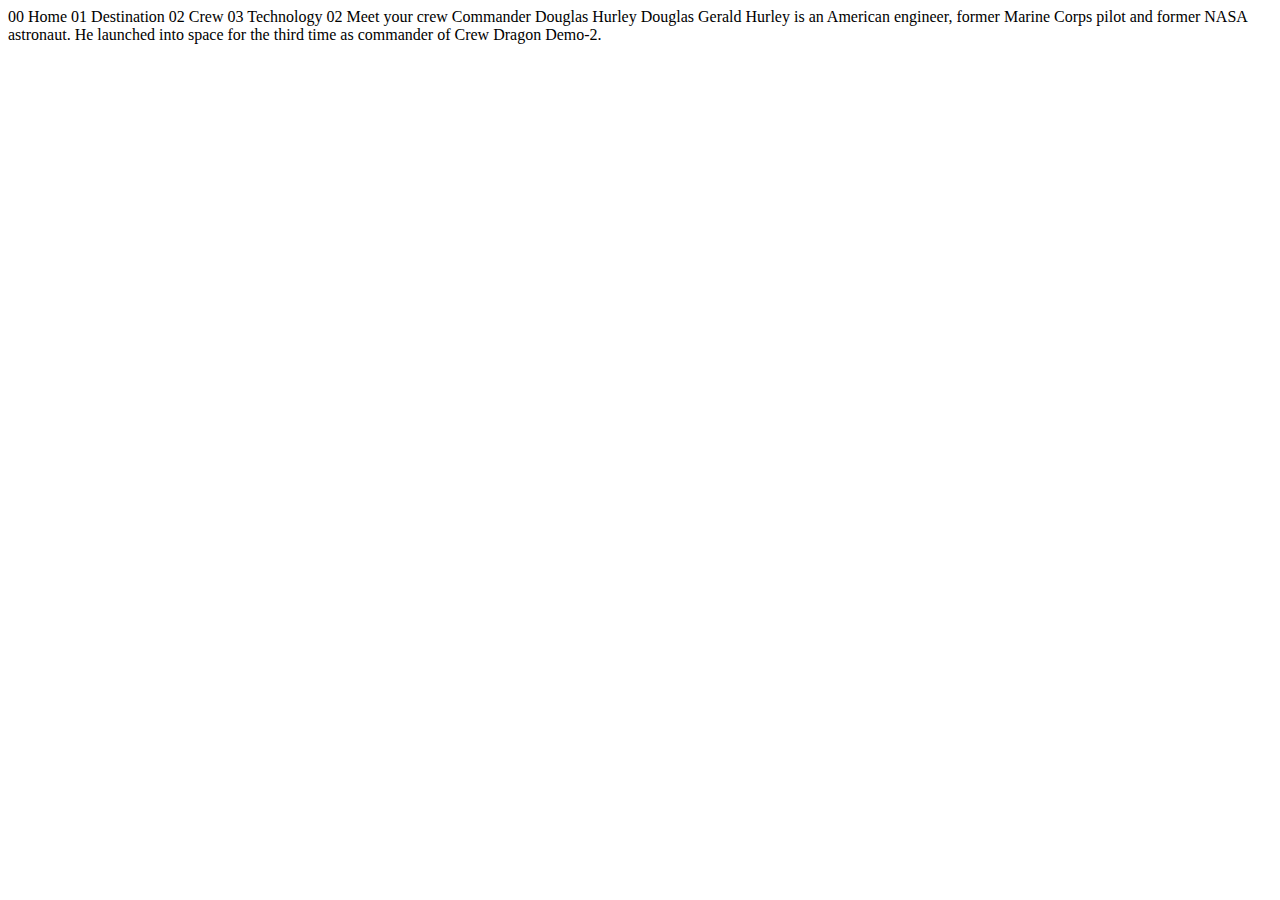
<file: starter-code/crew-commander.html>
<!DOCTYPE html>
<html lang="en">
<head>
  <meta charset="UTF-8">
  <meta name="viewport" content="width=device-width, initial-scale=1.0">

  <link rel="icon" type="image/png" sizes="32x32" href="./assets/favicon-32x32.png">
  
  <title>Frontend Mentor | Space tourism website</title>
</head>
<body>

  00 Home
  01 Destination
  02 Crew
  03 Technology

  02 Meet your crew

  Commander
  Douglas Hurley

  Douglas Gerald Hurley is an American engineer, former Marine Corps pilot 
  and former NASA astronaut. He launched into space for the third time as 
  commander of Crew Dragon Demo-2.
</body>
</html>
</file>
<file: style.css>
/* Custom properties   */

:root {
    /* colors */
    --clr-dark: 230 35% 7%;
    --clr-light: 231 77% 90%;
    --clr-white: 0 0% 100%;
    
    /* font-sizes */
    --fs-900: clamp(5rem, 8vw + 1rem, 9.375rem);
    --fs-800: 3.5rem;
    --fs-700: 1.5rem;
    --fs-600: 1rem;
    --fs-500: 1rem;
    --fs-400: 0.9375rem;
    --fs-300: 1rem;
    --fs-200: 0.875rem;
    
    /* font-families */
    --ff-serif: "Bellefair", serif;
    --ff-sans-cond: "Barlow Condensed", sans-serif;
    --ff-sans-normal: "Barlow", sans-serif;
}

@media (min-width: 35em) {
    :root {
        --fs-800: 5rem;
        --fs-700: 2.5rem;
        --fs-500: 1.25rem;
        --fs-600: 1.5rem;
        --fs-400: 1rem;
    }
}

@media (min-width: 45em) {
    :root {
        /* font-sizes */
        --fs-800: 6.25rem;
        --fs-700: 3.5rem;
        --fs-600: 2rem;
        --fs-500: 1.75rem;
        --fs-400: 1.125rem;
    }
}

/* Box sizing */
*,
*::before,
*::after {
    box-sizing: border-box;
}

/* Reset margins */
body,
h1,
h2,
h3,
h4,
h5,
p,
figure,
picture {
    margin: 0; 
}

h1,
h2,
h3,
h4,
h5,
h6,
p {
    font-weight: 400;
}

/* set up the body */
body {
    font-family: var(--ff-sans-normal);
    font-size: var(--fs-400);
    color: hsl( var(--clr-white) );
    background-color: hsl( var(--clr-dark) );
    line-height: 1.5;
    min-height: 100vh;
    
    display: grid;
    grid-template-rows: min-content 1fr;

    overflow-x: hidden;
}

/* make images easier to work with */
img,
picutre {
    max-width: 100%;
    display: block;
}

/* make form elements easier to work with */
input,
button,
textarea,
select {
    font: inherit;
}

/* remove animations for people who've turned them off */
@media (prefers-reduced-motion: reduce) {  
  *,
  *::before,
  *::after {
    animation-duration: 0.01ms !important;
    animation-iteration-count: 1 !important;
    transition-duration: 0.01ms !important;
    scroll-behavior: auto !important;
  }
}

/* Utility classes    */

/* general */

.flex {
    display: flex;
    gap: var(--gap, 1rem);
}

.grid {
    display: grid;
    gap: var(--gap, 1rem);
}

.d-block {
    display: block;
}

.flow > *:where(:not(:first-child)) {
    margin-top: var(--flow-space, 1rem);
}

.flow--space-small {
    --flow-space: .75rem;
}

.container {
    padding-inline: 2em;
    margin-inline: auto;
    max-width: 80rem;
}

.sr-only {
  position: absolute; 
  width: 1px;
  height: 1px;
  padding: 0;
  margin: -1px; 
  overflow: hidden;
  clip: rect(0, 0, 0, 0);
  white-space: nowrap; /* added line */
  border: 0;
}

.skip-to-content {
    position: absolute;
    z-index: 9999;
    background: hsl( var(--clr-white) );
    color: hsl( var(--clr-dark) );
    padding: .5em 1em;
    margin-inline: auto;
    transform: translateY(-100%);
    transition: transform 250ms ease-in;
}

.skip-to-content:focus {
    transform: translateY(0);
}

/* colors */

.bg-dark { background-color: hsl( var(--clr-dark) );}
.bg-accent { background-color: hsl( var(--clr-light) );}
.bg-white { background-color: hsl( var(--clr-white) );}

.text-dark { color: hsl( var(--clr-dark) );}
.text-accent { color: hsl( var(--clr-light) );}
.text-white { color: hsl( var(--clr-white) );}

/* typography */

.ff-serif { font-family: var(--ff-serif); } 
.ff-sans-cond { font-family: var(--ff-sans-cond); } 
.ff-sans-normal { font-family: var(--ff-sans-normal); } 

.letter-spacing-1 { letter-spacing: 4.75px; } 
.letter-spacing-2 { letter-spacing: 2.7px; } 
.letter-spacing-3 { letter-spacing: 2.35px; } 

.uppercase { text-transform: uppercase; }

.fs-900 { font-size: var(--fs-900); }
.fs-800 { font-size: var(--fs-800); }
.fs-700 { font-size: var(--fs-700); }
.fs-600 { font-size: var(--fs-600); }
.fs-500 { font-size: var(--fs-500); }
.fs-400 { font-size: var(--fs-400); }
.fs-300 { font-size: var(--fs-300); }
.fs-200 { font-size: var(--fs-200); }

.fs-900,
.fs-800,
.fs-700,
.fs-600 {
    line-height: 1.1;
}

.numbered-title {
    font-family: var(--ff-sans-cond);
    font-size: var(--fs-500);
    text-transform: uppercase;
    letter-spacing: 4.72px; 
}

.numbered-title span {
    margin-right: .5em;
    font-weight: 700;
    color: hsl( var(--clr-white) / .25);
}


/* Compontents         */

.large-button {
    font-size: 2rem;
    position: relative;
    z-index: 1;
    display: inline-grid;
    place-items: center;
    padding: 0 2em;
    border-radius: 50%;
    aspect-ratio: 1;
    text-decoration: none;
}

.large-button::after {
    content: '';
    position: absolute;
    z-index: -1;
    width: 100%;
    height: 100%;
    background: hsl( var(--clr-white) / .1);
    border-radius: 50%;
    opacity: 0;
    transition: opacity 500ms linear, transform 750ms ease-in-out;
}
 
.large-button:hover::after,
.large-button:focus::after {
    opacity: 1;
    transform: scale(1.5);
}

.logo {
    margin: 1.5rem clamp(1.5rem, 5vw, 3.5rem);
}

.primary-header {
    justify-content: space-between;
    align-items: center;
}

.primary-navigation {
    --gap: clamp(1.5rem, 5vw, 3.5rem); 
    --underline-gap: 2rem;
    list-style: none;
    padding: 0;
    margin: 0;
    background: hsl( var(--clr-white) / 0.05);
    backdrop-filter: blur(1.5rem);
}

.primary-navigation a {
    text-decoration: none;
}

.primary-navigation a > span {
    font-weight: 700;
    margin-right: .5em;
}

.mobile-nav-toggle {
    display: none;
}

@media (max-width: 35rem) {
    .primary-navigation {
        --underline-gap: .5rem;
        position: fixed;
        z-index: 1000;
        inset: 0 0 0 30%;
        list-style: none;
        padding: min(20rem, 15vh) 2rem;
        margin: 0;
        flex-direction: column;
        transform: translateX(100%);
        transition: transform 500ms ease-in-out;
    }
    
    .primary-navigation[data-visible="true"] {
        transform: translateX(0);
    }
    
    .primary-navigation.underline-indicators > .active {
       border: 0;
    }
    
    .mobile-nav-toggle {
        display: block;
        position: absolute;
        z-index: 2000;
        right: 1rem;
        top: 2rem;
        background: transparent;
        background-image: url(./assets/shared/icon-hamburger.svg);
        background-repeat: no-repeat;
        background-position: center;
        width: 1.5rem;
        aspect-ratio: 1;
        border: 0;
    }
    
    .mobile-nav-toggle[aria-expanded="true"] {
        background-image: url(./assets/shared/icon-close.svg);
    }
    
    .mobile-nav-toggle:focus-visible {
        outline: 5px solid white;
        outline-offset: 5px;
    }
    
}

@media (min-width: 35em) {
    .primary-navigation {
        padding-inline: clamp(3rem, 5vw, 7rem);
    }
}

@media (min-width: 35em) and (max-width: 44.999em) {
    .primary-navigation a > span {
        display: none;
    }
}

@media (min-width: 45em) {
    .primary-header::after {
         content: '';
         display: block;
         position: relative;
         height: 1px;
         width: 100%;
         margin-right: -2.5rem;
         background: hsl( var(--clr-white) / .25);
         order: 1;
    }
     
    nav {
        order: 2;
    }
    
    .primary-navigation {
        margin-block: 2rem;
    }
}

.primary-navigation a {
    text-decoration: none;
}

.primary-navigation a > span {
    font-weight: 700;
    margin-right: .5em;
}

.underline-indicators > * {
    cursor: pointer;
    padding: var(--underline-gap, .5rem) 0;
    border: 0;
    border-bottom: .2rem solid hsl( var(--clr-white) / 0 );
    background-color: transparent;
}

.underline-indicators > *:hover,
.underline-indicators > *:focus {
    border-color: hsl( var(--clr-white) / .5);
}

.underline-indicators > .active,
.underline-indicators > [aria-selected="true"] {
    color: hsl( var(--clr-white) / 1);
    border-color: hsl( var(--clr-white) / 1); 
}

.tab-list {
    --gap: 2rem;
}

.dot-indicators > * {
    cursor: pointer;
    border: 0;
    border-radius: 50%;
    padding: .5em;
    background-color: hsl( var(--clr-white) / .25);
}
 
.dot-indicators > *:hover,
.dot-indicators > *:focus { 
    background-color: hsl( var(--clr-white) / .5);
}

.dot-indicators > [aria-selected="true"] {
    background-color: hsl( var(--clr-white) / 1); 
}

/* background image*/
body {
    background-size: cover;
    background-position: bottom center;
}

/* home */
.home {
    background-image: url(./assets/home/background-home-mobile.jpg);
}

@media (min-width: 35rem) {
    .home {
        background-position: center center;
        background-image: url(./assets/home/background-home-tablet.jpg);
    }
}

@media (min-width: 45rem) {
    .home {
        background-image: url(./assets/home/background-home-desktop.jpg);
    }
}

/* destination */
.destination {
    background-image: url(./assets/destination/background-destination-mobile.jpg);
}

@media (min-width: 35rem) {
    .destination {
        background-position: center center;
        background-image: url(./assets/destination/background-destination-tablet.jpg);
    }
}

@media (min-width: 45rem) {
    .destination {
        background-image: url(./assets/destination/background-destination-desktop.jpg);
    }
} 

/* crew */
.crew {
    background-image: url(./assets/crew/background-crew-mobile.jpg);
}

@media (min-width: 35rem) {
    .crew {
        background-position: center center;
        background-image: url(./assets/crew/background-crew-tablet.jpg);
    }
}

@media (min-width: 45rem) {
    .crew {
        background-image: url(./assets/crew/background-crew-desktop.jpg);
    }
} 

/* technology */
.technology {
    background-image: url(./assets/technology/background-technology-mobile.jpg);
}

@media (min-width: 35rem) {
    .technology {
        background-position: center center;
        background-image: url(./assets/technology/background-technology-tablet.jpg);
    }
}

@media (min-width: 45rem) {
    .technology {
        background-image: url(./assets/technology/background-technology-desktop.jpg);
    }
} 

/* Layout                        */

.grid-container {
    text-align: center;
    display: grid;
    place-items: center;
    padding-inline: 1rem;
    padding-bottom: 4rem;
}

.grid-container p:not([class]) {
    max-width: 50ch;
}

.numbered-title {
    grid-area: title;
}

/* destination layout */

.grid-container--destination {
    --flow-space: 2rem;
    grid-template-areas: 
        'title'
        'image'
        'tabs'
        'content';
}

.grid-container--destination > picture {
    grid-area: image;
    max-width: 60%;
    align-self: start;
}

.grid-container--destination > .tab-list {
    grid-area: tabs;
}

.grid-container--destination > .destination-info {
    grid-area: content;
}

.destination-meta {
    flex-direction: column;
    border-top: 1px solid hsl( var(--clr-white) / .1);
    padding-top: 2.5rem;
    margin-top: 2.5rem;
}

.destination-meta p {
    font-size: 1.75rem;
}

/* crew layout */

.grid-container--crew {
    --flow-space: 2rem;
    grid-template-areas: 
        'title'
        'image'
        'tabs'
        'content';
}

.grid-container--crew > picture {
    grid-area: image;
    max-width: 60%;
    border-bottom: 1px solid hsl( var(--clr-white) / .1);
}

.grid-container--crew > .dot-indicators {
    grid-area: tabs;
}

.grid-container--crew > .crew-details {
    grid-area: content;
}

.crew-details h2 {
    color: hsl( var(--clr-white) / .5);
}

@media (min-width: 35em) {
    .numbered-title {
        justify-self: start;
        margin-top: 2rem;
    }
    
    .destination-meta {
        flex-direction: row;
        justify-content: space-evenly;
    }
    
    .grid-container--crew {
        padding-bottom: 0;
        grid-template-areas: 
            'title'
            'content'
            'tabs'
            'image';
    }
    
    
}

/* technology layout */

.grid-container--technology {
    --flow-space: 2rem;
    grid-template-areas: 
        'title'
        'image'
        'tabs'
        'content';
}

.grid-container--technology > picture {
    grid-area: image;
    max-width: 100%;
    border-bottom: 1px solid hsl( var(--clr-white) / .1);
}

.grid-container--technology > .dot-indicators {
    grid-area: tabs;
}

.grid-container--technology > .technology-details {
    grid-area: content;
}

.technology-details h2 {
    color: hsl( var(--clr-white) / .5);
}

@media (min-width: 35em) {
    .numbered-title {
        justify-self: start;
        margin-top: 2rem;
    }
    
    .destination-meta {
        flex-direction: row;
        justify-content: space-evenly;
    }

    
}

@media (min-width: 45em) {
    .grid-container {
        text-align: left;
        column-gap: var(--container-gap, 2rem);
        grid-template-columns: minmax(1rem, 1fr) repeat(2, minmax(0, 30rem)) minmax(1rem, 1fr);
    }
    
    .grid-container--home {
        padding-bottom: max(6rem, 20vh);
        align-items: end;
    }
    
    .grid-container--home > *:first-child {
        grid-column: 2;
    }

    .grid-container--home > *:last-child {
        grid-column: 3;
    }
    
    .grid-container--destination {
        justify-items: start;
        align-content: start;
        grid-template-areas: 
            '. title title .'
            '. image tabs .'
            '. image content .';
    }
    
    .grid-container--destination > picture {
        max-width: 90%;
    }
     
    .destination-meta {
        --gap: min(6vw, 6rem);
        justify-content: start;
    }
    
    .grid-container--crew {
        grid-template-columns: minmax(1rem, 1fr) minmax(0, 37rem) minmax(0, 23rem) minmax(1rem, 1fr);
        justify-items: start;
        grid-template-areas: 
            '. title title .'
            '. content image .'
            '. tabs image .';
    }
    
    .grid-container--crew > picture {
        grid-column: span 2;
        align-self: end;
        max-width: 90%;
    }

     .grid-container--technology {
        grid-template-columns: minmax(1rem, 1fr) minmax(0, 37rem) minmax(0, 23rem) minmax(1rem, 1fr);
        justify-items: start;
        grid-template-areas: 
            '. title title .'
            '. content image .'
            '. tabs image .';
    }
    
    .grid-container--technology > picture {
        grid-column: span 2;
        max-width: 100%;
    }

}
</file>
